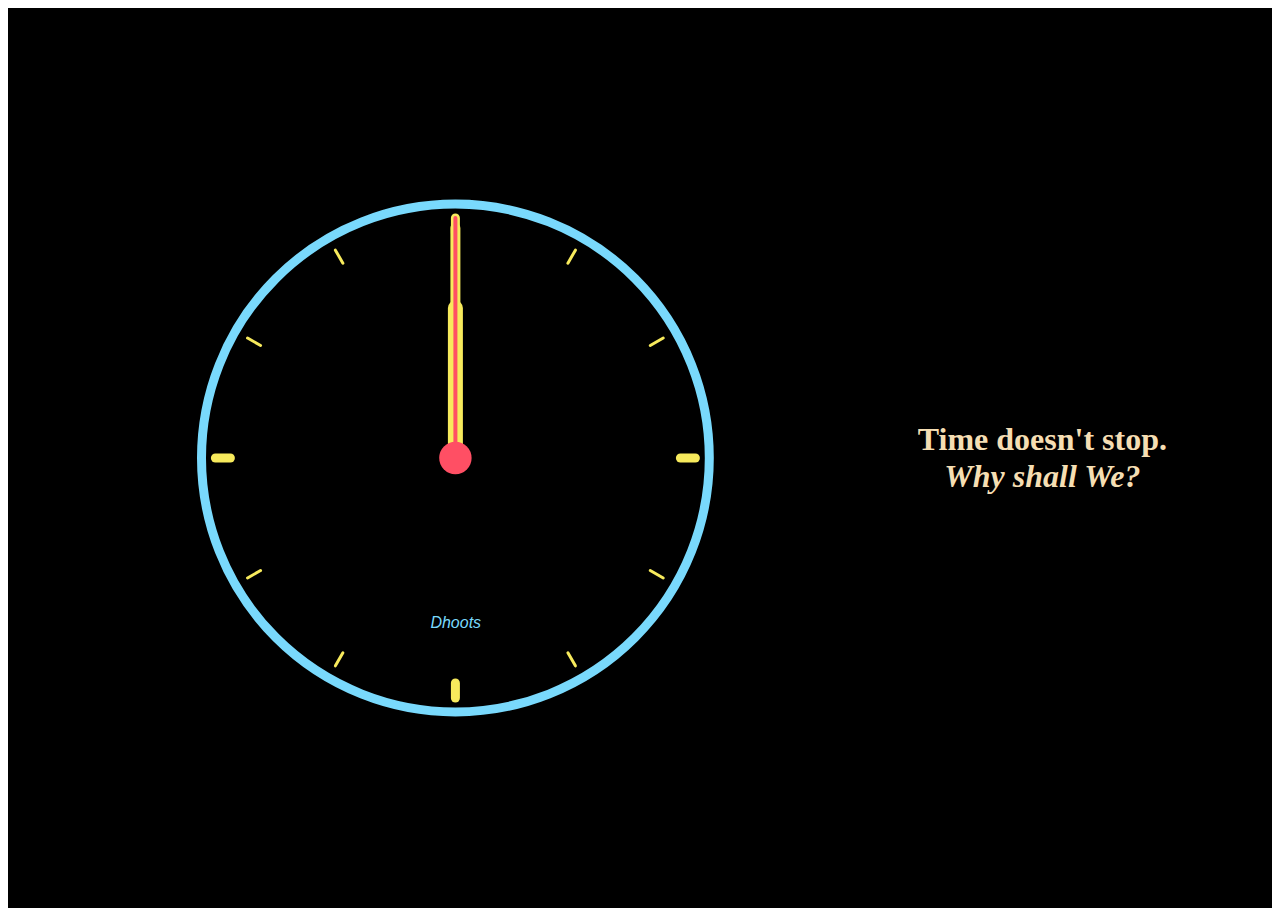
<file: 1clockSvg/index.html>
<html>
<head>
	<meta http-equiv="Content-Type" content="text/html; charset=UTF-8">
	<meta name="viewport" content="width=device-width, initial-scale=1">
	<title>Analog Clock</title>
	<link rel="stylesheet" type="text/css" media="screen" href="style.css">
</head>
<body>
	<main class="main">
		<div class="clockbox">
			<svg id="clock" xmlns="http://www.w3.org/2000/svg" width="600" height="600" viewbox="0 0 600 600">
				<g>
					<circle class="circle" cx="300" cy="300" r="253.9"/>
				</g>
				<g class="hour-marks">
					<line x1="15" y1="0" x2="30" y2="0" />
    				<line x1="15" y1="0" x2="30" y2="0" />
    				<line x1="15" y1="0" x2="30" y2="0" />
					<line x1="15" y1="0" x2="30" y2="0" />
					<line x1="15" y1="0" x2="30" y2="0" />
    				<line x1="15" y1="0" x2="30" y2="0" />
    				<line x1="15" y1="0" x2="30" y2="0" />
					<line x1="15" y1="0" x2="30" y2="0" />
					<line x1="15" y1="0" x2="30" y2="0" />
    				<line x1="15" y1="0" x2="30" y2="0" />
    				<line x1="15" y1="0" x2="30" y2="0" />
					<line x1="15" y1="0" x2="30" y2="0" />
				</g>
				<g class="hands">
					<text class="sig-text">Dhoots</text>
					<line x1="0" y1="0" x2="150" y2="0" class="hours"/>
					<line x1="0" y1="0" x2="230" y2="0" class="minutes"/>
					<line x1="0" y1="0" x2="240" y2="0" class="seconds"/>
				</g>
				<g>
					<circle class="mid-circle" cx="300" cy="300" r="16.2"/>
				</g>
			</svg>
		</div>
		<div class="main-text">
			<h1>Time doesn't stop. <br><span>Why shall We?</span></h1>
		</div>
	</main>



<script type="text/javascript" src="script.js"></script>
</body>
</html>
</file>
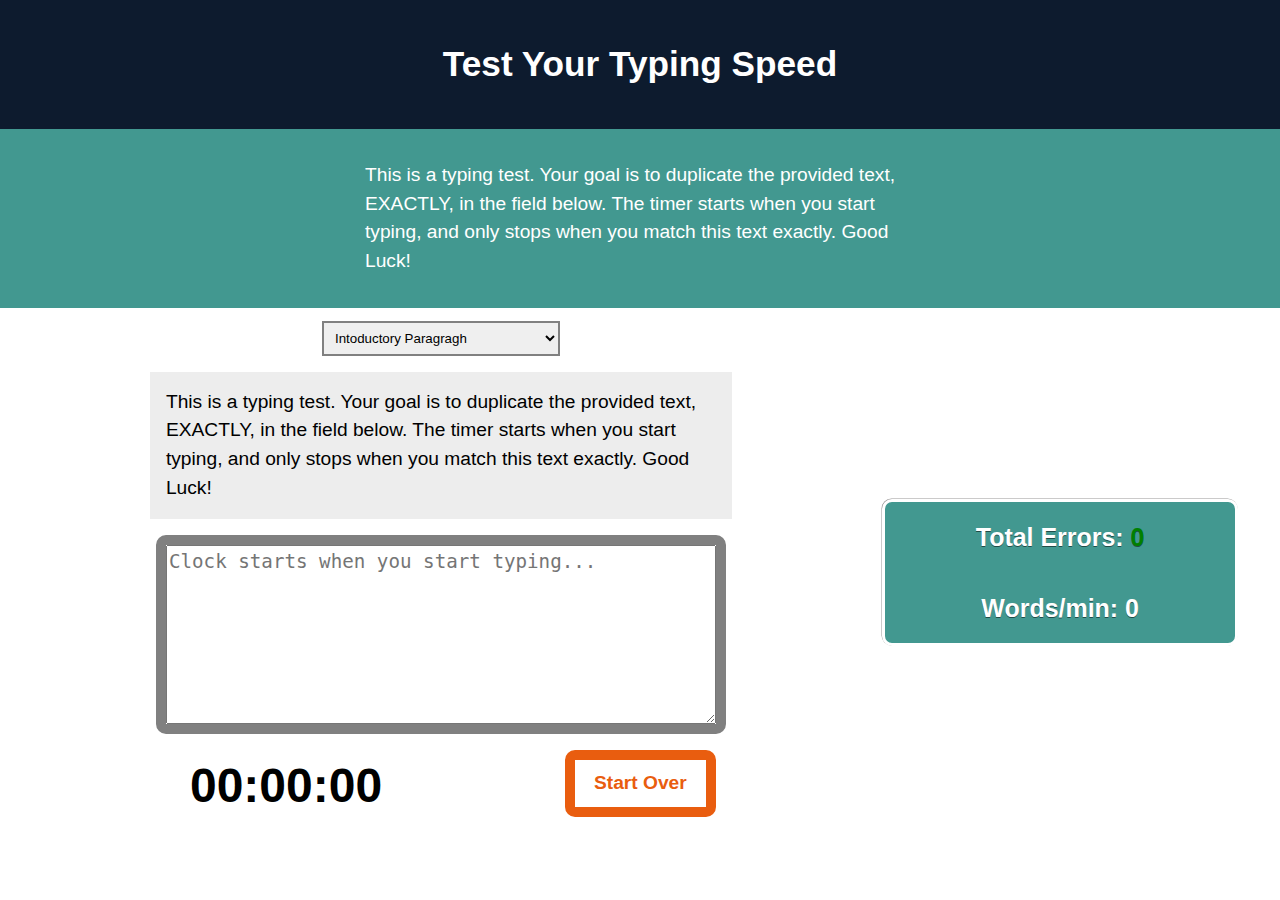
<file: 2SpeedTypingTester/index.html>
<!DOCTYPE html>
<html lang="en-US">

<head>
    <meta charset="UTF-8">
    <meta name="viewport" content="width=device-width, initial-scale=1">
    <title>Typing Speed Tester</title>
    <script src="script.js" async></script>
    <link rel="stylesheet" type="text/css" media="all">
    <link rel="stylesheet" href="style.css">
</head>
<body>
    <header>
        <h1>Test Your Typing Speed</h1>
    </header>
    <main>
        <article class="info-msg">
            <p>This is a typing test. Your goal is to duplicate the provided text, 
                EXACTLY, in the field below. The timer starts when you start typing, 
                and only stops when you match this text exactly. Good Luck!</p>
        </article>
        <div class="test-result-area">
            <section class="test-area">
                <select id="select-para">
                    <option value="intoductoryParagragh">Intoductory Paragragh</option>
                    <option value="recentEmergence">The recent emergence...</option>
                    <option value="touchTypists">Many touch typists...</option>
                    <option value="frankEdward">Frank Edward McGurrin,...</option>
                    <option value="twoMembers">Two members of the 1984 class...</option>
                </select>
                <div class="original-text" id="para-text-box">
                    <p>This is a typing test. Your goal is to duplicate the provided text, EXACTLY, in the field below. The timer starts when you start typing, and only stops when you match this text exactly. Good Luck!</p>
                </div>
                <div class="test-wrapper">
                    <textarea id="test-input" name="textarea" rows="6" placeholder="Clock starts when you start typing..."></textarea>
                </div>
                <div class="meta">
                    <div id="timer">00:00:00</div>
                    <button id="reset">Start Over</button>
                </div>
            </section>
            <section class="display-result">
                <div>
                    <p>Total Errors: <span id="errors-count" >0</span></p>
                </div>
                <div>
                    <p>Words/min: <span id="words-count">0</span></p>
                </div>
            </section>
        </div>
        
    </main>
</body>
</file>
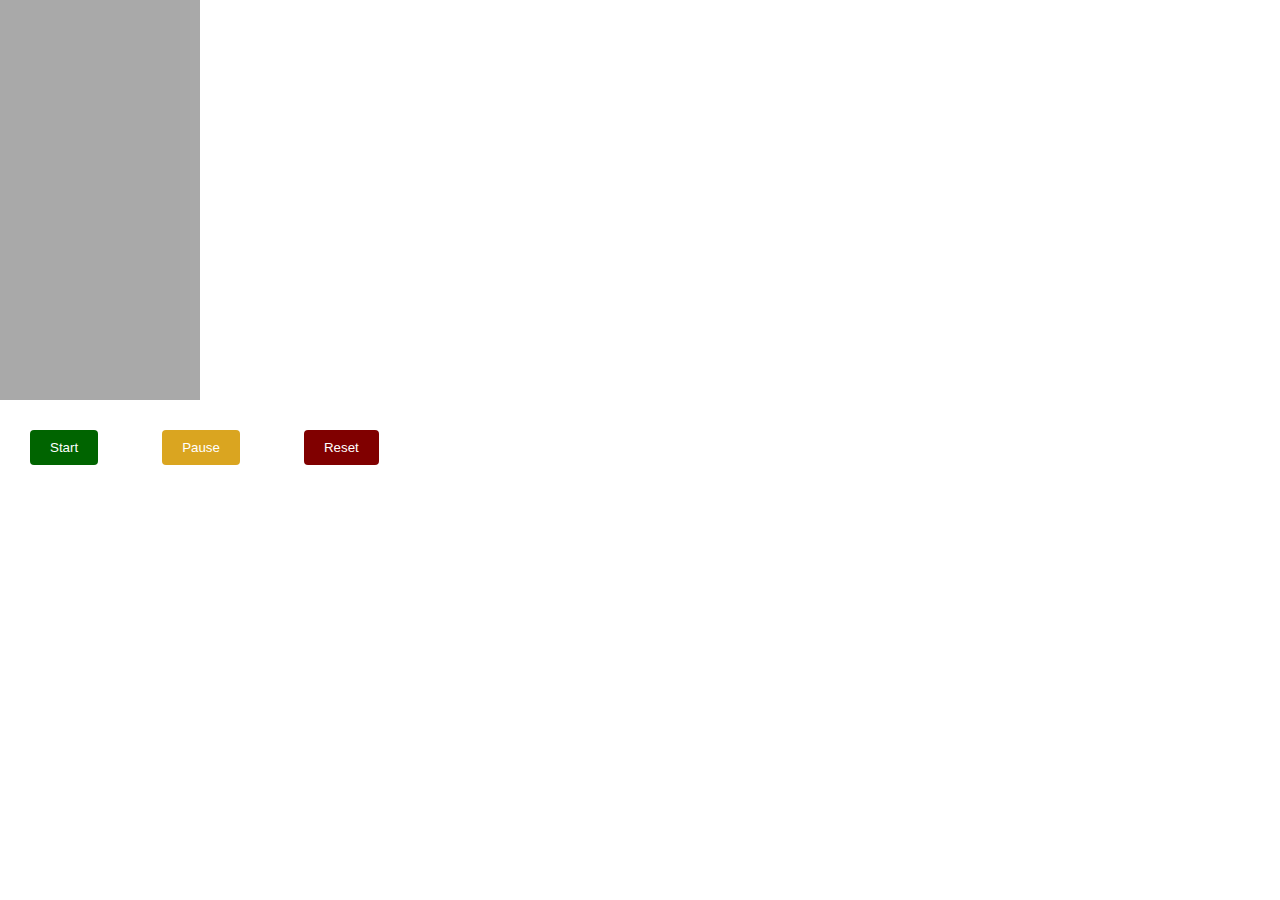
<file: 3snakeGame/index.html>
<!DOCTYPE html>
<html>
<head>
	<meta http-equiv="Content-Type" content="text/html; charset=UTF-8">
	<meta name="viewport" content="width=device-width, initial-scale=1">
	<title>Snake Game</title>
	<link rel="stylesheet" type="text/css" media="screen" href="style.css">
</head>
<body>
    <section class="game-score-section">
        <div class="game-container">
            <div></div>
            <div></div>
            <div></div>
            <div></div>
            <div></div>
            <div></div>
            <div></div>
            <div></div>
            <div></div>
            <div></div>
            <div></div>
            <div></div>
            <div></div>
            <div></div>
            <div></div>
            <div></div>
            <div></div>
            <div></div>
            <div></div>
            <div></div>
            <div></div>
            <div></div>
            <div></div>
            <div></div>
            <div></div>
            <div></div>
            <div></div>
            <div></div>
            <div></div>
            <div></div>
            <div></div>
            <div></div>
            <div></div>
            <div></div>
            <div></div>
            <div></div>
            <div></div>
            <div></div>
            <div></div>
            <div></div>
            <div></div>
            <div></div>
            <div></div>
            <div></div>
            <div></div>
            <div></div>
            <div></div>
            <div></div>
            <div></div>
            <div></div>
            <div></div>
            <div></div>
            <div></div>
            <div></div>
            <div></div>
            <div></div>
            <div></div>
            <div></div>
            <div></div>
            <div></div>
            <div></div>
            <div></div>
            <div></div>
            <div></div>
            <div></div>
            <div></div>
            <div></div>
            <div></div>
            <div></div>
            <div></div>
            <div></div>
            <div></div>
            <div></div>
            <div></div>
            <div></div>
            <div></div>
            <div></div>
            <div></div>
            <div></div>
            <div></div>
            <div></div>
            <div></div>
            <div></div>
            <div></div>
            <div></div>
            <div></div>
            <div></div>
            <div></div>
            <div></div>
            <div></div>
            <div></div>
            <div></div>
            <div></div>
            <div></div>
            <div></div>
            <div></div>
            <div></div>
            <div></div>
            <div></div>
            <div></div>
            <div></div>
            <div></div>
            <div></div>
            <div></div>
            <div></div>
            <div></div>
            <div></div>
            <div></div>
            <div></div>
            <div></div>
            <div></div>
            <div></div>
            <div></div>
            <div></div>
            <div></div>
            <div></div>
            <div></div>
            <div></div>
            <div></div>
            <div></div>
            <div></div>
            <div></div>
            <div></div>
            <div></div>
            <div></div>
            <div></div>
            <div></div>
            <div></div>
            <div></div>
            <div></div>
            <div></div>
            <div></div>
            <div></div>
            <div></div>
            <div></div>
            <div></div>
            <div></div>
            <div></div>
            <div></div>
            <div></div>
            <div></div>
            <div></div>
            <div></div>
            <div></div>
            <div></div>
            <div></div>
            <div></div>
            <div></div>
            <div></div>
            <div></div>
            <div></div>
            <div></div>
            <div></div>
            <div></div>
            <div></div>
            <div></div>
            <div></div>
            <div></div>
            <div></div>
            <div></div>
            <div></div>
            <div></div>
            <div></div>
            <div></div>
            <div></div>
            <div></div>
            <div></div>
            <div></div>
            <div></div>
            <div></div>
            <div></div>
            <div></div>
            <div></div>
            <div></div>
            <div></div>
            <div></div>
            <div></div>
            <div></div>
            <div></div>
            <div></div>
            <div></div>
            <div></div>
            <div></div>
            <div></div>
            <div></div>
            <div></div>
            <div></div>
            <div></div>
            <div></div>
            <div></div>
            <div></div>
            <div></div>
            <div></div>
            <div></div>
            <div></div>
            <div></div>
            <div></div>
            <div></div>
            <div></div>
            <div></div>
        </div>

        <div class="button-section">
            <button id="start-button">Start</button>
            <button id="pause-button">Pause</button>
            <button id="reset-button">Reset</button>

        </div>
    </section>

<script type="text/javascript" src="script.js"></script>
</body>
</file>
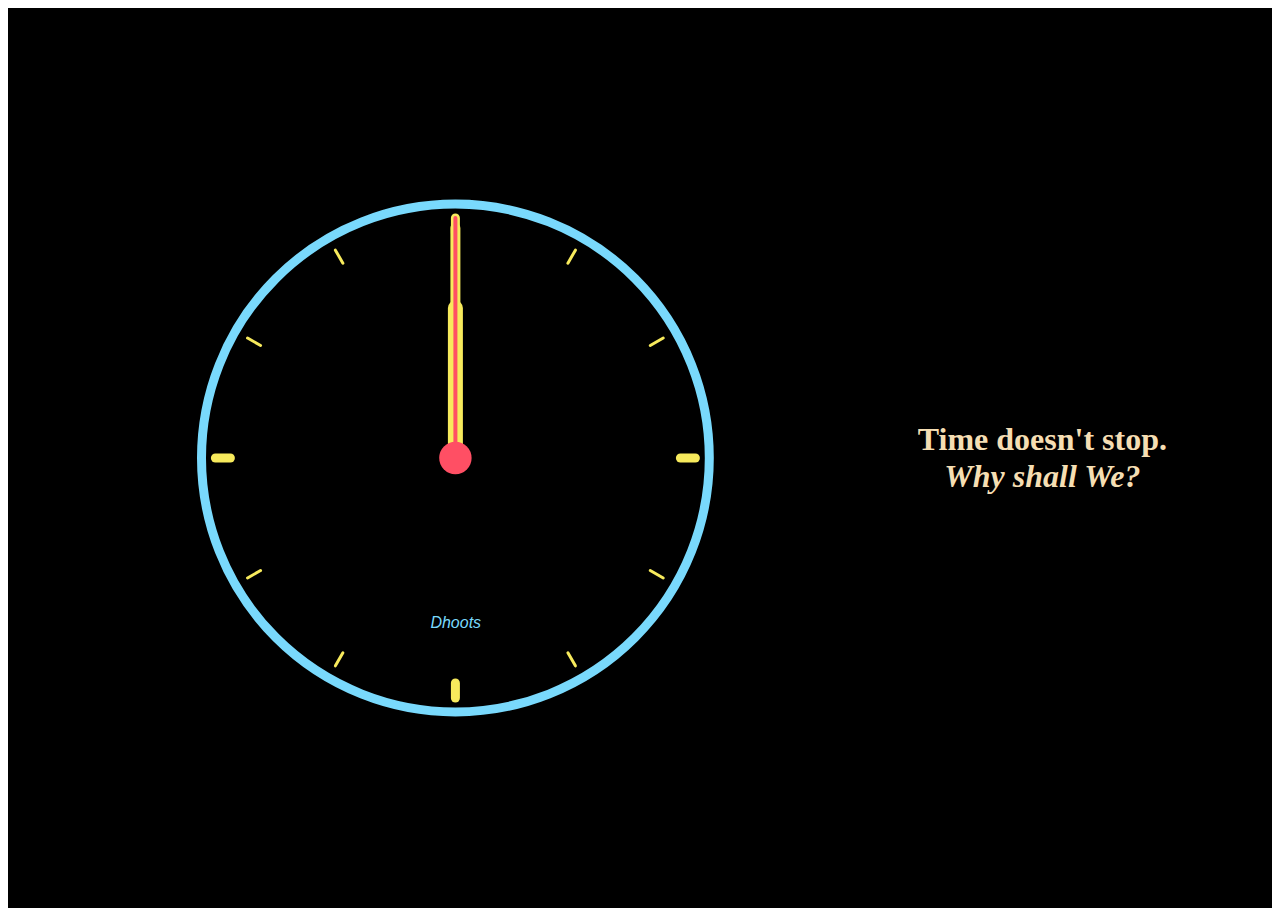
<file: clockSvg/index.html>
<html>
<head>
	<meta http-equiv="Content-Type" content="text/html; charset=UTF-8">
	<meta name="viewport" content="width=device-width, initial-scale=1">
	<title>Analog Clock</title>
	<link rel="stylesheet" type="text/css" media="screen" href="style.css">
	</head>
<body>
	<main class="main">
		<div class="clockbox">
			<svg id="clock" xmlns="http://www.w3.org/2000/svg" width="600" height="600" viewbox="0 0 600 600">
				<g>
					<circle class="circle" cx="300" cy="300" r="253.9"/>
				</g>
				<g class="hour-marks">
					<line x1="15" y1="0" x2="30" y2="0" />
    				<line x1="15" y1="0" x2="30" y2="0" />
    				<line x1="15" y1="0" x2="30" y2="0" />
					<line x1="15" y1="0" x2="30" y2="0" />
					<line x1="15" y1="0" x2="30" y2="0" />
    				<line x1="15" y1="0" x2="30" y2="0" />
    				<line x1="15" y1="0" x2="30" y2="0" />
					<line x1="15" y1="0" x2="30" y2="0" />
					<line x1="15" y1="0" x2="30" y2="0" />
    				<line x1="15" y1="0" x2="30" y2="0" />
    				<line x1="15" y1="0" x2="30" y2="0" />
					<line x1="15" y1="0" x2="30" y2="0" />
				</g>
				<g class="hands">
					<text class="sig-text">Dhoots</text>
					<line x1="0" y1="0" x2="150" y2="0" class="hours"/>
					<line x1="0" y1="0" x2="230" y2="0" class="minutes"/>
					<line x1="0" y1="0" x2="240" y2="0" class="seconds"/>
				</g>
				<g>
					<circle class="mid-circle" cx="300" cy="300" r="16.2"/>
				</g>
			</svg>
		</div>
		<div class="main-text">
			<h1>Time doesn't stop. <br><span>Why shall We?</span></h1>
		</div>
	</main>



<script type="text/javascript" src="script.js"></script>
</body>
</html>
</file>
<file: 1clockSvg/style.css>
.main {
    height: 100vh;
    display: flex;
    justify-content: center;
    align-items: center;
    background-color: black;
}

.clockbox {
    width: 70%;
}

#clock {
    width: 100%;
}

.main-text {
    text-align: center;
    padding: 20px 50px 20px 20px;
    margin-right: 50px;
    color: wheat;
}

.main-text span {
    font-style: oblique;
}

/*svg {
    transform: translate(100px, 100px);
}*/

.circle {
    fill: none;
    stroke: #79d9fc;
    stroke-width: 9;
    stroke-miterlimit: 10;
}

.hour-marks {
    transform: translate(300px, 300px);
    stroke: #f7ea5c;
    stroke-width: 3;
    stroke-miterlimit: 10;
    stroke-linecap: round;
}

.hands {
    transform: translate(300px, 300px) rotate(-90deg) ;
    stroke-miterlimit: 10;
    stroke-linecap: round;
}

.hours {
    stroke-width: 15;
    stroke: #f7ea5c;
}

.minutes {
    stroke-width: 10;
    stroke: #f7ea5c;
    /*stroke: #a1faff;*/
}

.seconds {
    stroke-width: 4;
    stroke: #ff4f64;
}

.sig-text {
    transform: translate(-170px, -25px) rotate(90deg);
    font-family: sans-serif;
    font-style: italic;
    fill: #79d9fc;
    stroke: none;
}

.mid-circle {
    fill: #ff4f64;
}

.hour-marks > line:nth-child(1) {
    transform: translate(181.86px, 105px) rotate(30deg);
}

.hour-marks > line:nth-child(2) {
    transform: translate(105px,181.86px) rotate(60deg);
}

.hour-marks > line:nth-child(3) {
    transform: translate(0px,210px) rotate(90deg);
    stroke-width: 9;
}

.hour-marks > line:nth-child(4) {
    transform: translate(-105px, 181.86px) rotate(120deg);
}

.hour-marks > line:nth-child(5) {
    transform: translate(-181.86px, 105px) rotate(150deg);
}

.hour-marks > line:nth-child(6) {
    transform: translate(-210px,0px) rotate(180deg);
    stroke-width: 9;
}

.hour-marks > line:nth-child(7) {
    transform: translate(-181.86px, -105px) rotate(210deg);
}

.hour-marks > line:nth-child(8) {
    transform: translate(-105px,-181.86px) rotate(240deg);
}

.hour-marks > line:nth-child(9) {
    transform: translate(0px,-210px) rotate(270deg);
    stroke-width: 9;
}

.hour-marks > line:nth-child(10) {
    transform: translate(105px,-181.86px) rotate(300deg);
}

.hour-marks > line:nth-child(11) {
    transform: translate(181.86px, -105px) rotate(330deg);
}

.hour-marks > line:nth-child(12) {
    transform: translate(210px,0px) rotate(360deg);
    stroke-width: 9;
}
</file>
<file: 2SpeedTypingTester/style.css>
body {
    margin: 0;
    font-size: 16px;
    font-family: sans-serif;
    line-height: 1.8em;
}

header {
    color: white;
    background-color: #0D1B2E;
    text-align: center;
}

header h1 {
    margin: 0;
    padding: 50px;
    font-size: 2.2em;
}

.info-msg {
    color: white;
    background-color: #429890;
    padding: 2em;
}

p {
    max-width: 550px;
    margin: 0 auto;
    font-size: 1.2em;
}

.test-result-area {
    display: flex;
    justify-content: space-evenly;
    align-items: center;
}

.test-area {
    width: 70%;
    padding: 0 2em;
}

.display-result {
    width: 30%;
    text-align: center;
    margin-right: 2em;
    font-size: 1.3em;
    font-weight: bold;
    color: white;
    background-color: #429890;
    border: solid;
    border-radius: 10px;
    box-shadow: -0.5px -0.5px 0px rgba(110, 107, 107, 0.7);
    text-shadow: 0px 1px 0px rgba(0, 0, 0, 0.5);
}

.display-result div {
    padding: 1em;
}

.display-result #errors-count {
    color: green;
}

#select-para {
    display: block;
    padding: 0.5em;
    margin: 1em auto;
    border: 2px solid grey;
}

.original-text, .test-wrapper, .meta {
    max-width: 550px;
    margin: 1em auto;
}

.original-text {
    background-color: #ededed;
    padding: 1em;
}

.test-wrapper {
    display: flex;
    border: 10px solid grey;
    border-radius: 10px;
}

.test-wrapper textarea, #timer {
    line-height: 1.5;
}

.test-wrapper textarea {
    flex: 1;
    font-size: 1.2em;
}

#timer {
    display: inline;
    font-size: 3em;
    font-weight: bold;
    line-height: 1.5;
    padding-left: 0.5em;
}

#reset {
    padding: 0.5em 1em;
    float: right;
    font-size: 1.2em;
    font-weight: bold;
    line-height: 1.5;
    color: #E95D0F;
    background-color: white;
    border: 10px solid #E95D0F;
    border-radius: 10px;
}
</file>
<file: 3snakeGame/style.css>
* {
    margin: 0;
}

.game-container {
    width: 200px;
    height: 400px;
    display: flex;
    flex-wrap: wrap;
}

.game-container div {
    background-color: darkgray;
    height: 20px;
    width: 20px;
}

button {
    padding: 10px 20px;
    margin: 30px;
    border: none;
    border-radius: 4px;
}

#start-button {
    background-color: darkgreen;
    color: white;
}

#pause-button {
    background-color: goldenrod;
    color: white;
}

#reset-button {
    background-color: maroon;
    color: white;
}
</file>
<file: clockSvg/style.css>
.main {
    height: 100vh;
    display: flex;
    justify-content: center;
    align-items: center;
    background-color: black;
}

.clockbox {
    width: 70%;
}

#clock {
    width: 100%;
}

.main-text {
    text-align: center;
    padding: 20px 50px 20px 20px;
    margin-right: 50px;
    color: wheat;
}

.main-text span {
    font-style: oblique;
}

/*svg {
    transform: translate(100px, 100px);
}*/

.circle {
    fill: none;
    stroke: #79d9fc;
    stroke-width: 9;
    stroke-miterlimit: 10;
}

.hour-marks {
    transform: translate(300px, 300px);
    stroke: #f7ea5c;
    stroke-width: 3;
    stroke-miterlimit: 10;
    stroke-linecap: round;
}

.hands {
    transform: translate(300px, 300px) rotate(-90deg) ;
    stroke-miterlimit: 10;
    stroke-linecap: round;
}

.hours {
    stroke-width: 15;
    stroke: #f7ea5c;
}

.minutes {
    stroke-width: 10;
    stroke: #f7ea5c;
    /*stroke: #a1faff;*/
}

.seconds {
    stroke-width: 4;
    stroke: #ff4f64;
}

.sig-text {
    transform: translate(-170px, -25px) rotate(90deg);
    font-family: sans-serif;
    font-style: italic;
    fill: #79d9fc;
    stroke: none;
}

.mid-circle {
    fill: #ff4f64;
}

.hour-marks > line:nth-child(1) {
    transform: translate(181.86px, 105px) rotate(30deg);
}

.hour-marks > line:nth-child(2) {
    transform: translate(105px,181.86px) rotate(60deg);
}

.hour-marks > line:nth-child(3) {
    transform: translate(0px,210px) rotate(90deg);
    stroke-width: 9;
}

.hour-marks > line:nth-child(4) {
    transform: translate(-105px, 181.86px) rotate(120deg);
}

.hour-marks > line:nth-child(5) {
    transform: translate(-181.86px, 105px) rotate(150deg);
}

.hour-marks > line:nth-child(6) {
    transform: translate(-210px,0px) rotate(180deg);
    stroke-width: 9;
}

.hour-marks > line:nth-child(7) {
    transform: translate(-181.86px, -105px) rotate(210deg);
}

.hour-marks > line:nth-child(8) {
    transform: translate(-105px,-181.86px) rotate(240deg);
}

.hour-marks > line:nth-child(9) {
    transform: translate(0px,-210px) rotate(270deg);
    stroke-width: 9;
}

.hour-marks > line:nth-child(10) {
    transform: translate(105px,-181.86px) rotate(300deg);
}

.hour-marks > line:nth-child(11) {
    transform: translate(181.86px, -105px) rotate(330deg);
}

.hour-marks > line:nth-child(12) {
    transform: translate(210px,0px) rotate(360deg);
    stroke-width: 9;
}
</file>
